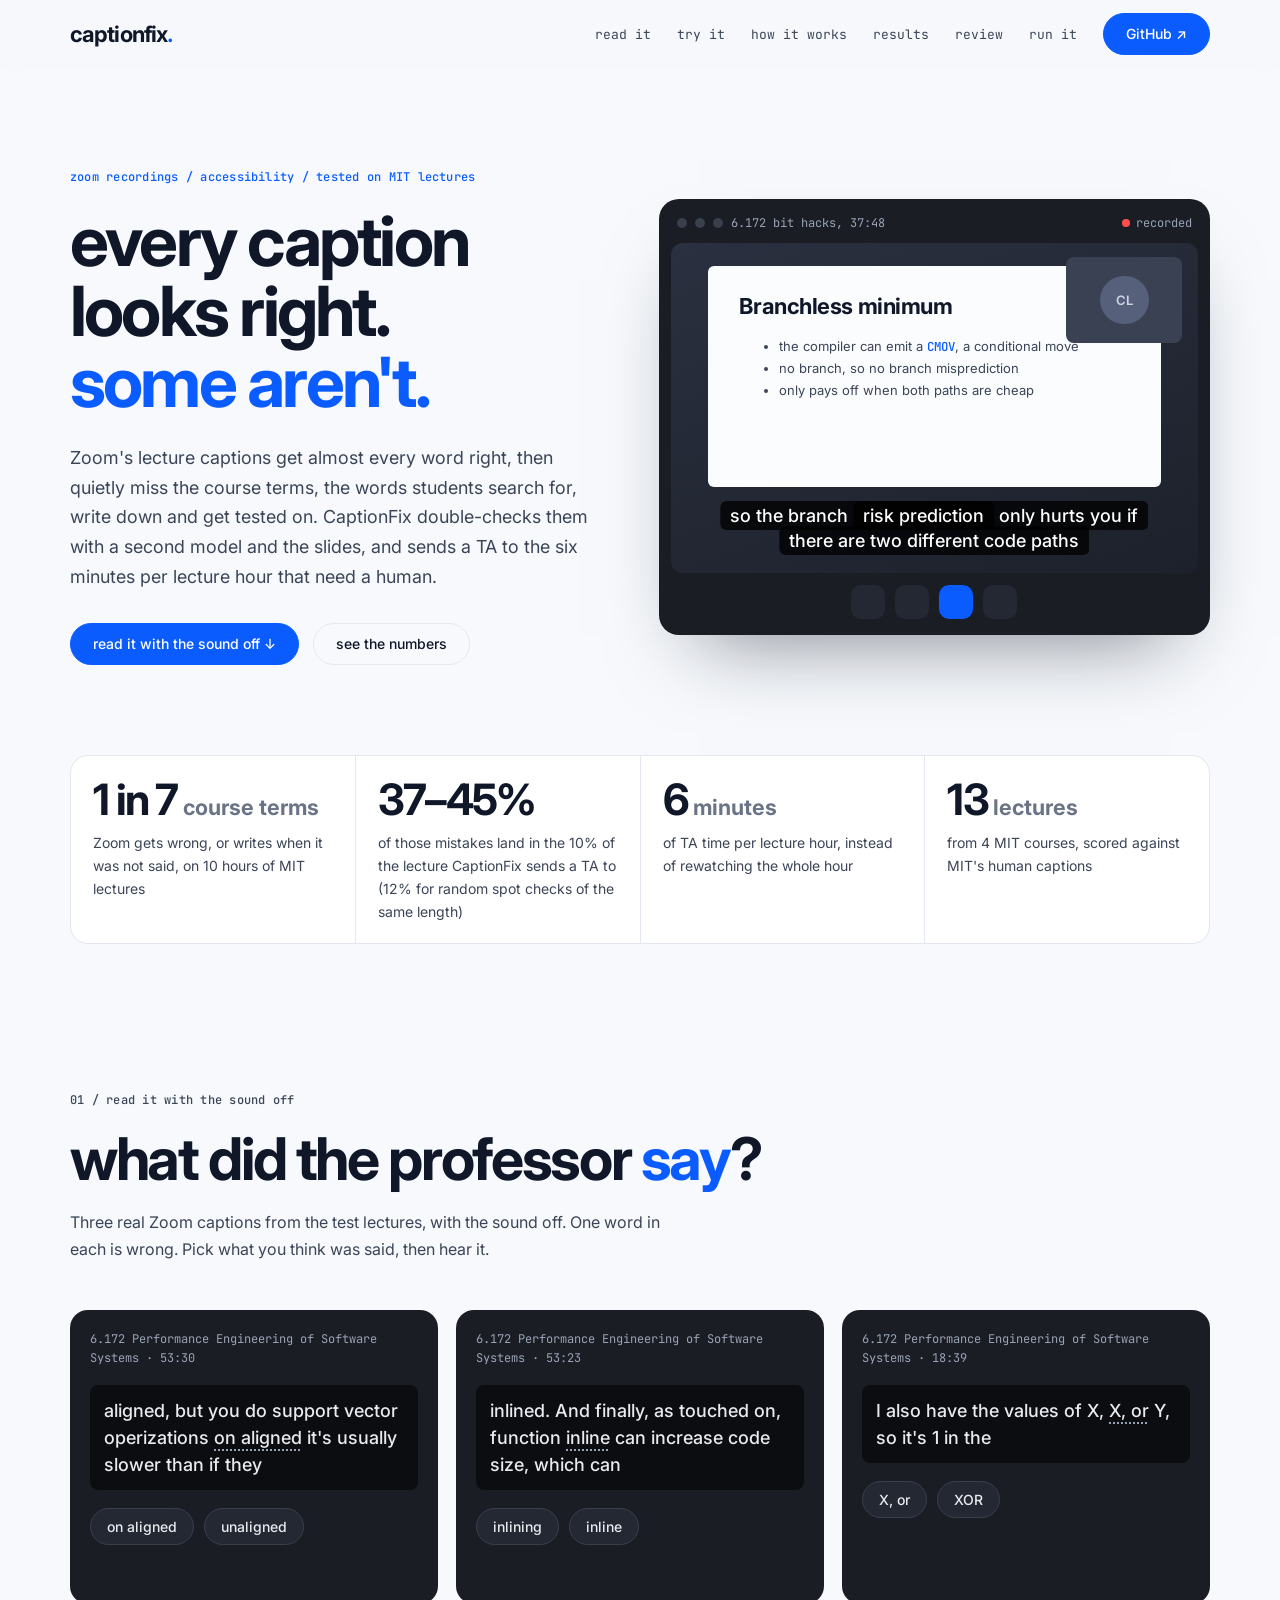
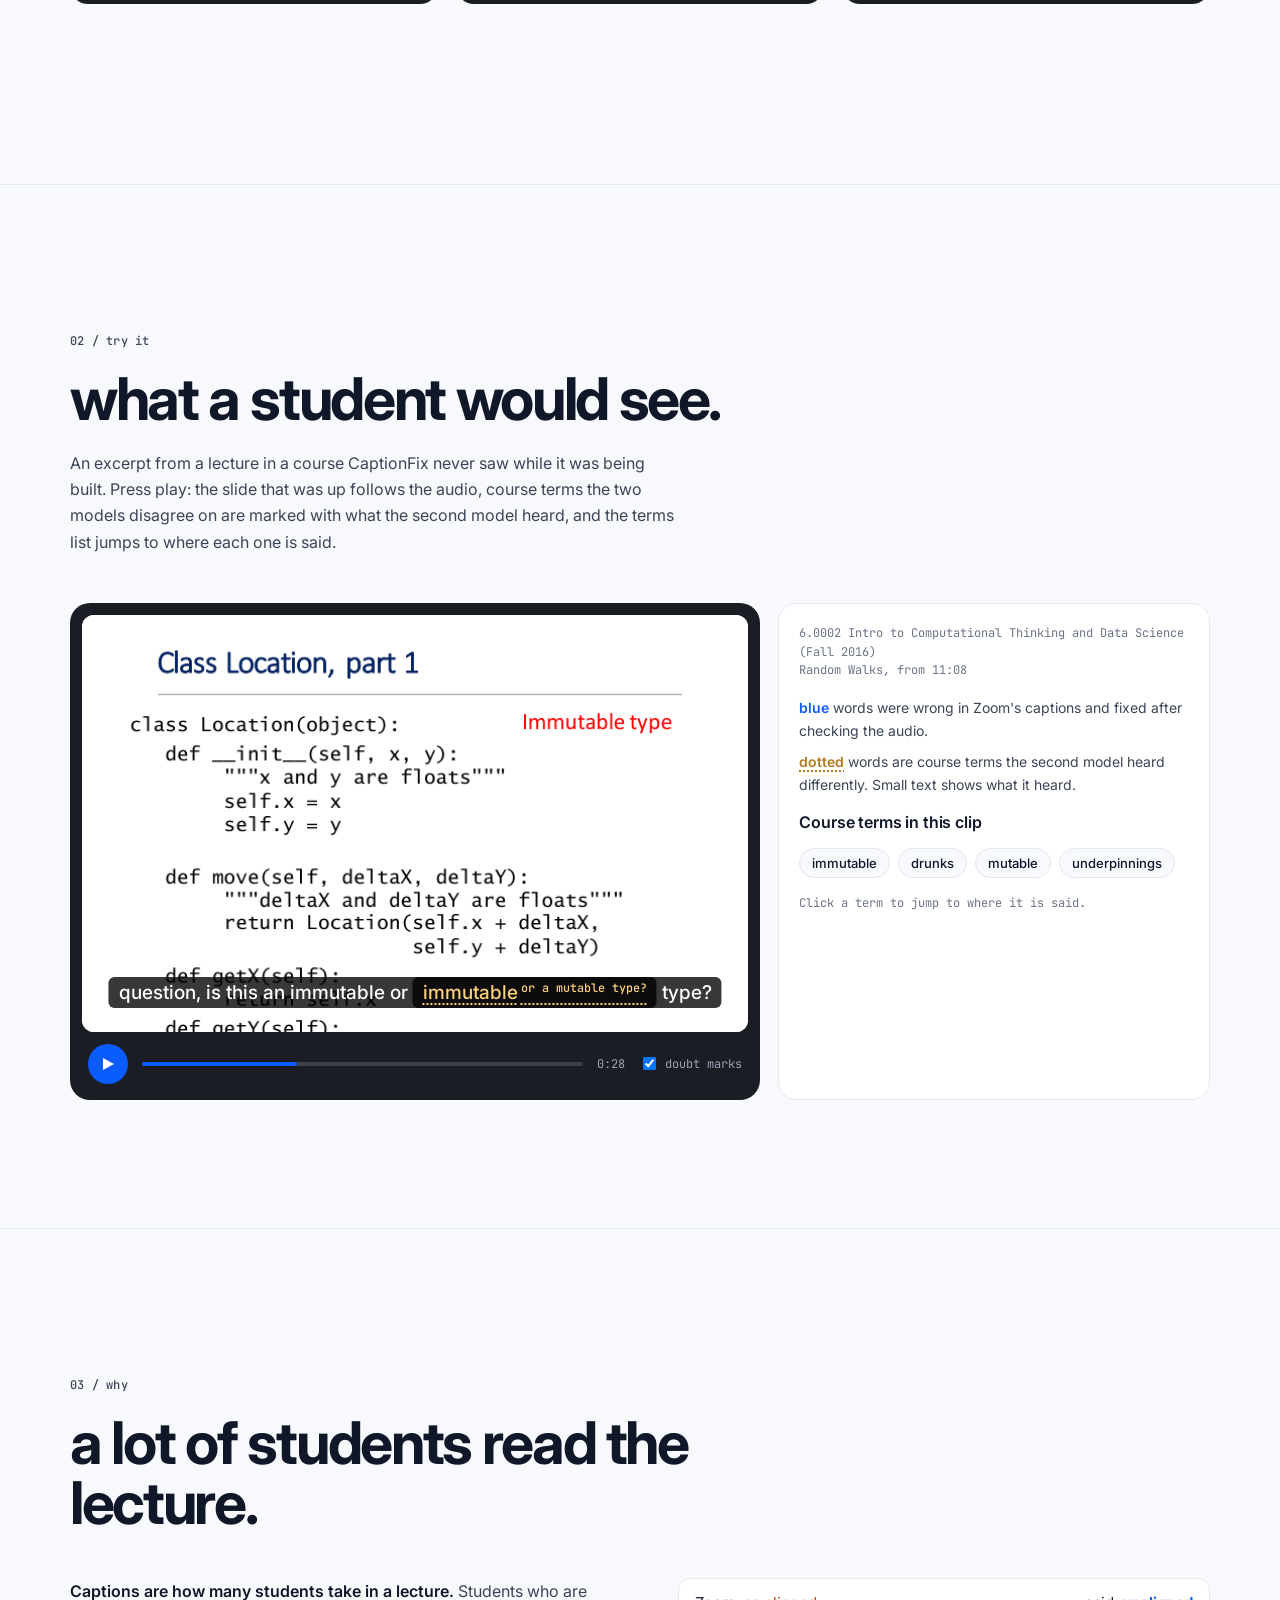
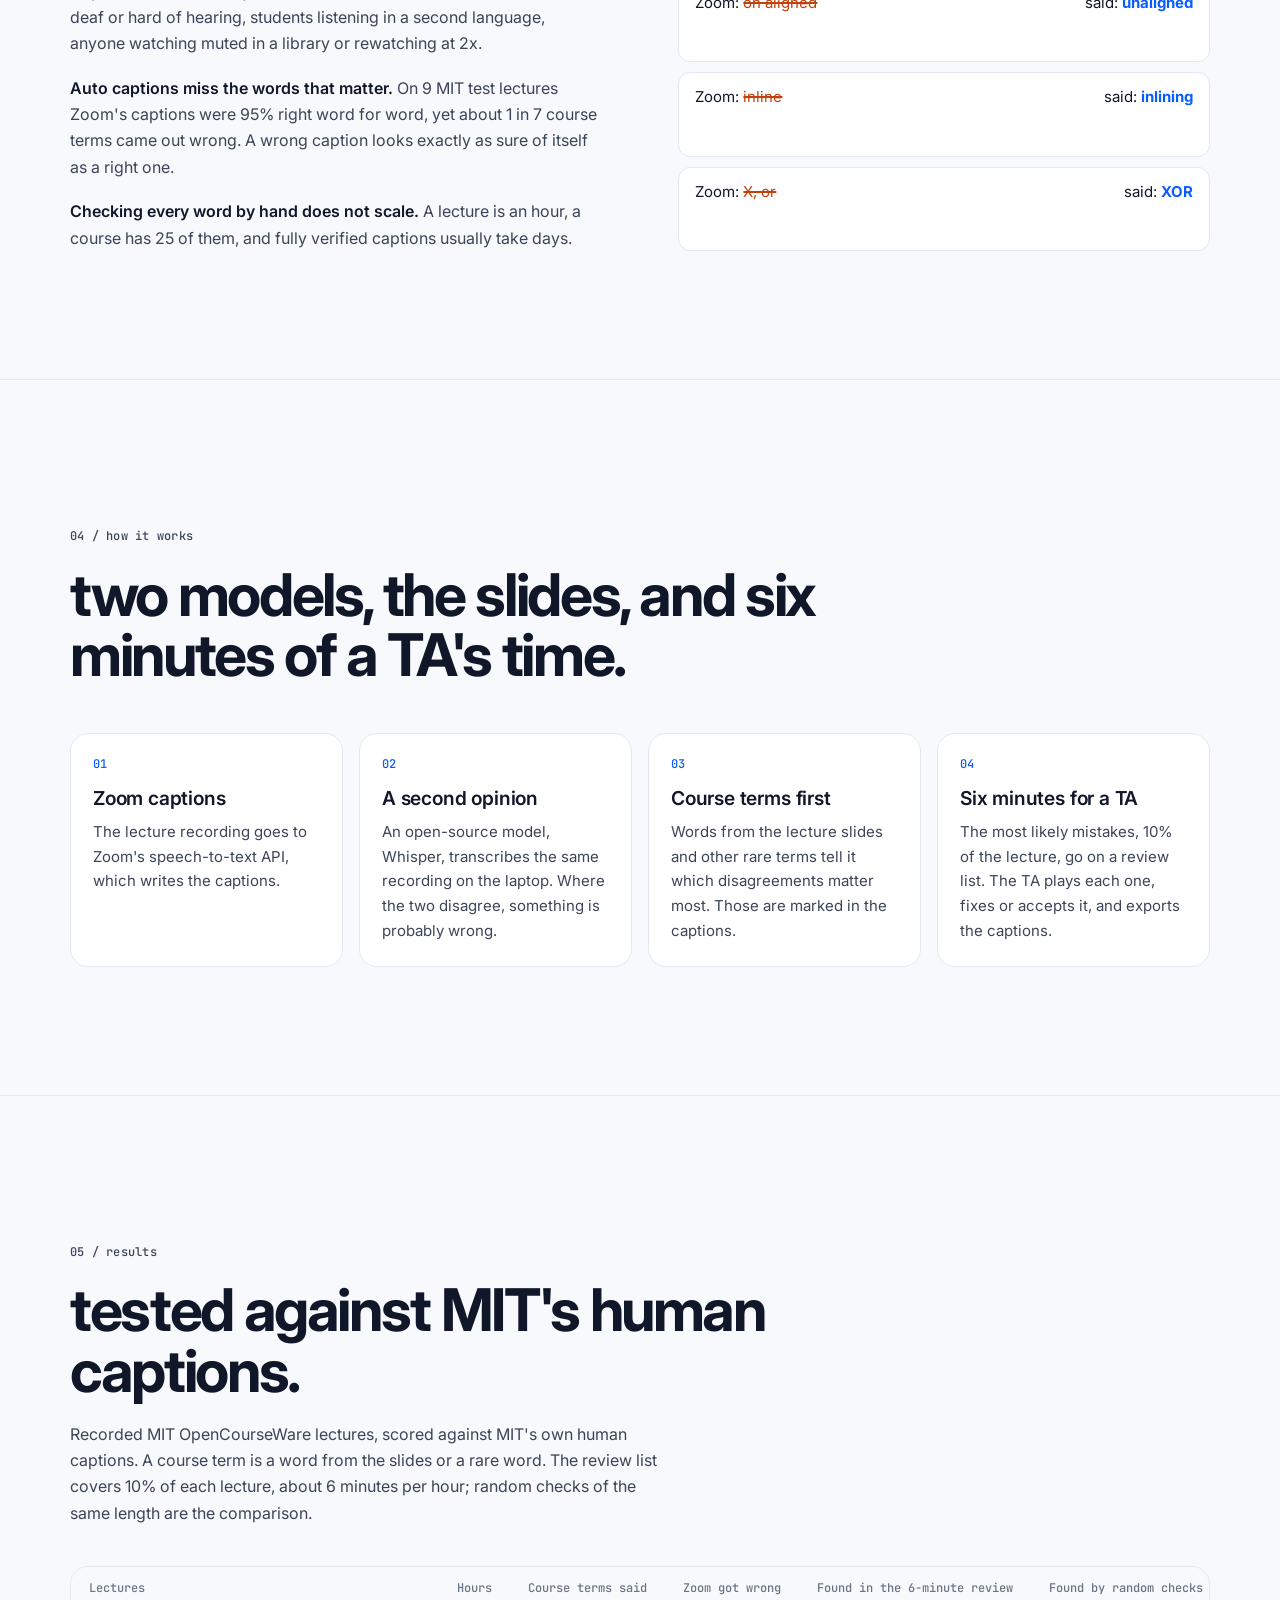
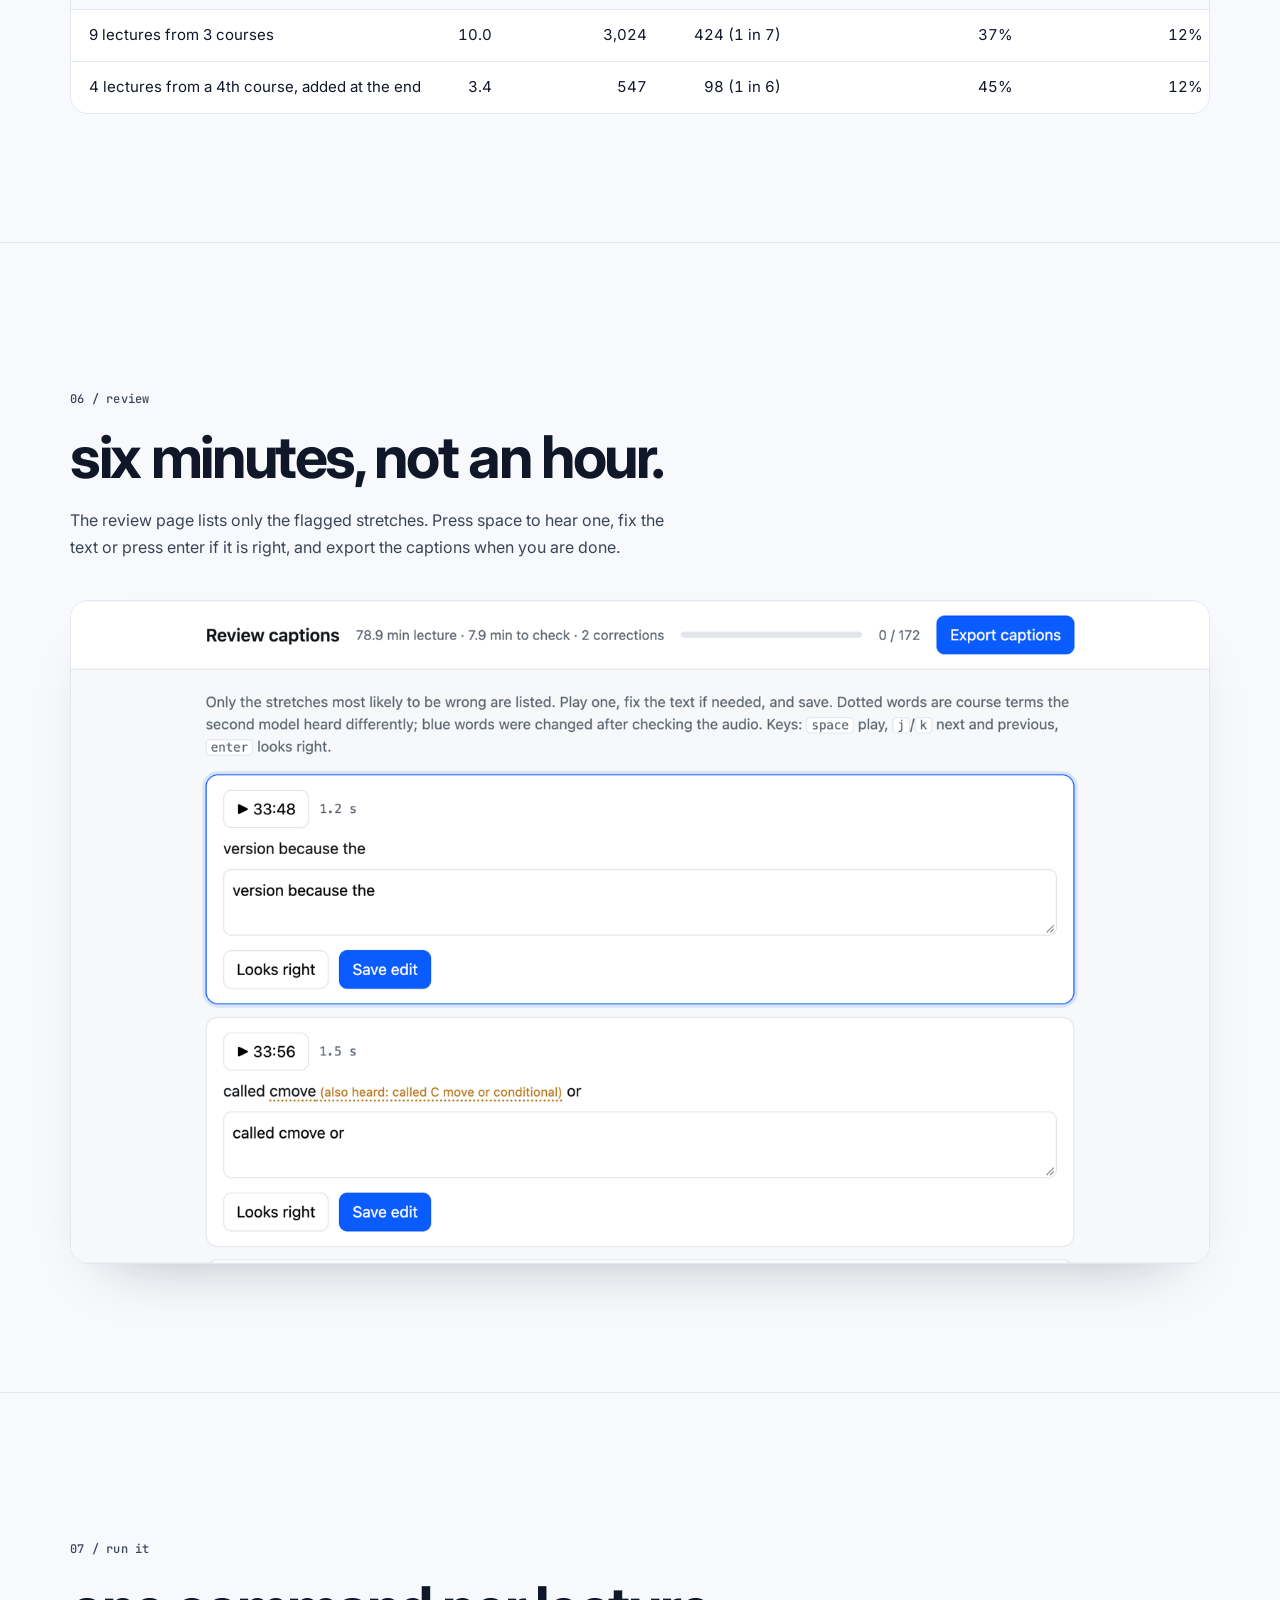
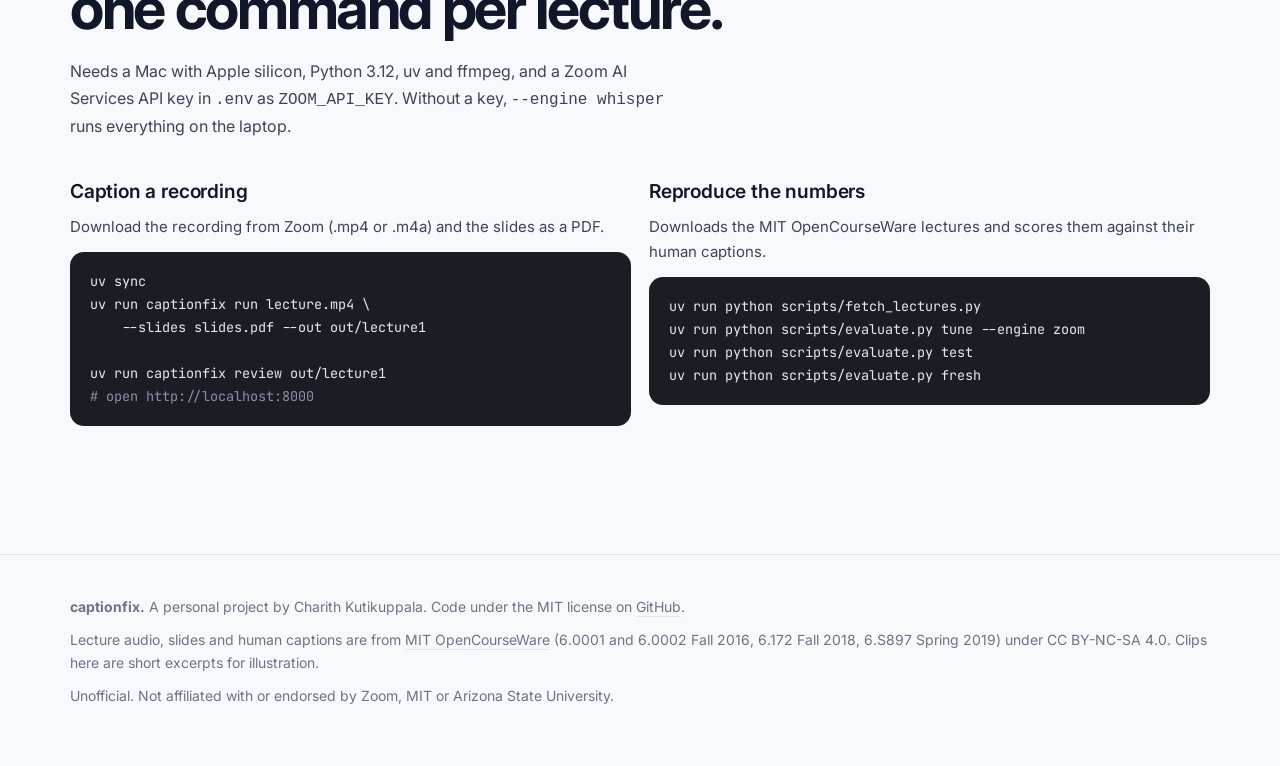
<file: site/index.html>
<!doctype html>
<html lang="en">
<head>
<meta charset="utf-8">
<meta name="viewport" content="width=device-width, initial-scale=1">
<title>CaptionFix: every caption looks right. Some aren't.</title>
<meta name="description" content="Zoom captions for recorded lectures, checked against a second speech model and the slides. Course terms in doubt are marked for students, and a TA gets a short list to verify the same day.">
<link rel="icon" href="data:image/svg+xml,%3Csvg xmlns='http://www.w3.org/2000/svg' viewBox='0 0 64 64'%3E%3Crect width='64' height='64' rx='14' fill='%230b5cff'/%3E%3Crect x='12' y='38' width='40' height='9' rx='3' fill='%23fff'/%3E%3Crect x='18' y='24' width='28' height='8' rx='3' fill='%23fff' opacity='.6'/%3E%3C/svg%3E">
<link rel="preconnect" href="https://fonts.googleapis.com">
<link rel="preconnect" href="https://fonts.gstatic.com" crossorigin>
<link href="https://fonts.googleapis.com/css2?family=Inter:wght@400;500;600;700&family=JetBrains+Mono:wght@400;500&display=swap" rel="stylesheet">
<link rel="stylesheet" href="./styles.css">
</head>
<body>
<a class="skip" href="#main">skip to content</a>

<header class="nav" id="nav">
  <div class="wrap">
    <a class="brand" href="#top">captionfix<span>.</span></a>
    <nav>
      <a href="#quiz">read it</a>
      <a href="#try">try it</a>
      <a href="#how">how it works</a>
      <a href="#results">results</a>
      <a href="#review">review</a>
      <a href="#run">run it</a>
      <a class="pill" href="https://github.com/itsmeck24/captionfix">GitHub ↗</a>
    </nav>
  </div>
</header>

<main id="main">
<section class="hero wrap" id="top">
  <div class="hero-grid">
    <div>
      <p class="eyebrow">zoom recordings / accessibility / tested on MIT lectures</p>
      <h1>every caption looks right.<br><em>some aren't.</em></h1>
      <p class="lede">Zoom's lecture captions get almost every word right, then quietly miss the course terms,
        the words students search for, write down and get tested on. CaptionFix double-checks them with a
        second model and the slides, and sends a TA to the six minutes per lecture hour that need a human.</p>
      <div class="hero-actions">
        <a class="pill" href="#quiz">read it with the sound off ↓</a>
        <a class="pill ghost" href="#results">see the numbers</a>
      </div>
    </div>
    <figure class="meeting" aria-label="A recorded lecture caption with a course term marked as doubtful">
      <div class="meeting-top"><i></i><i></i><i></i><span>6.172 bit hacks, 37:48</span><span class="rec">recorded</span></div>
      <div class="stage">
        <div class="slide">
          <b>Branchless minimum</b>
          <ul>
            <li>the compiler can emit a <code>CMOV</code>, a conditional move</li>
            <li>no branch, so no branch misprediction</li>
            <li>only pays off when both paths are cheap</li>
          </ul>
        </div>
        <div class="tile"><span>CL</span></div>
        <p class="caption-bar"><span>so the branch <span class="swap" id="swap">risk prediction</span> only hurts you if there are two different code paths</span></p>
      </div>
      <div class="meeting-bottom"><i></i><i></i><i class="cc"></i><i></i></div>
    </figure>
  </div>
  <div class="stats" id="stats"></div>
</section>

<section class="section" id="quiz">
  <div class="wrap">
    <div class="head">
      <p class="eyebrow">01 / read it with the sound off</p>
      <h2>what did the professor <em>say</em>?</h2>
      <p>Three real Zoom captions from the test lectures, with the sound off. One word in each is wrong.
        Pick what you think was said, then hear it.</p>
    </div>
    <div class="quiz" id="quiz-cards"></div>
    <p class="quiz-score" id="quiz-score" aria-live="polite"></p>
  </div>
</section>

<section class="section" id="try">
  <div class="wrap">
    <div class="head">
      <p class="eyebrow">02 / try it</p>
      <h2>what a student would see.</h2>
      <p>An excerpt from a lecture in a course CaptionFix never saw while it was being built. Press play:
        the slide that was up follows the audio, course terms the two models disagree on are marked with
        what the second model heard, and the terms list jumps to where each one is said.</p>
    </div>
    <div class="player" id="player"></div>
  </div>
</section>

<section class="section" id="problem">
  <div class="wrap">
    <div class="head">
      <p class="eyebrow">03 / why</p>
      <h2>a lot of students read the lecture.</h2>
    </div>
    <div class="two">
      <div class="points">
        <p><b>Captions are how many students take in a lecture.</b> Students who are deaf or hard of hearing,
          students listening in a second language, anyone watching muted in a library or rewatching at 2x.</p>
        <p><b>Auto captions miss the words that matter.</b> <span id="problem-rate"></span> A wrong caption
          looks exactly as sure of itself as a right one.</p>
        <p><b>Checking every word by hand does not scale.</b> A lecture is an hour, a course has 25 of them,
          and fully verified captions usually take days.</p>
      </div>
      <div class="misheard" id="misheard"></div>
    </div>
  </div>
</section>

<section class="section" id="how">
  <div class="wrap">
    <div class="head">
      <p class="eyebrow">04 / how it works</p>
      <h2>two models, the slides, and six minutes of a TA's time.</h2>
    </div>
    <div class="steps">
      <div class="step"><h3>Zoom captions</h3><p>The lecture recording goes to Zoom's speech-to-text API, which writes the captions.</p></div>
      <div class="step"><h3>A second opinion</h3><p>An open-source model, Whisper, transcribes the same recording on the laptop. Where the two disagree, something is probably wrong.</p></div>
      <div class="step"><h3>Course terms first</h3><p>Words from the lecture slides and other rare terms tell it which disagreements matter most. Those are marked in the captions.</p></div>
      <div class="step"><h3>Six minutes for a TA</h3><p>The most likely mistakes, 10% of the lecture, go on a review list. The TA plays each one, fixes or accepts it, and exports the captions.</p></div>
    </div>
  </div>
</section>

<section class="section" id="results">
  <div class="wrap">
    <div class="head">
      <p class="eyebrow">05 / results</p>
      <h2>tested against MIT's human captions.</h2>
      <p id="results-intro"></p>
    </div>
    <div class="table-wrap"><table id="outcome"></table></div>
  </div>
</section>

<section class="section" id="review">
  <div class="wrap">
    <div class="head">
      <p class="eyebrow">06 / review</p>
      <h2>six minutes, not an hour.</h2>
      <p>The review page lists only the flagged stretches. Press space to hear one, fix the text or press
        enter if it is right, and export the captions when you are done.</p>
    </div>
    <figure class="shot"><img src="./media/review.png" alt="The review page: a list of flagged stretches, each with a play button, the caption text and buttons to accept or save an edit" loading="lazy"></figure>
  </div>
</section>

<section class="section" id="run">
  <div class="wrap">
    <div class="head">
      <p class="eyebrow">07 / run it</p>
      <h2>one command per lecture.</h2>
      <p>Needs a Mac with Apple silicon, Python 3.12, <a href="https://docs.astral.sh/uv/">uv</a> and ffmpeg,
        and a Zoom AI Services API key in <code>.env</code> as <code>ZOOM_API_KEY</code>. Without a key,
        <code>--engine whisper</code> runs everything on the laptop.</p>
    </div>
    <div class="run">
      <div>
        <h3>Caption a recording</h3>
        <p>Download the recording from Zoom (.mp4 or .m4a) and the slides as a PDF.</p>
<pre>uv sync
uv run captionfix run lecture.mp4 \
    --slides slides.pdf --out out/lecture1

uv run captionfix review out/lecture1
<span class="c"># open http://localhost:8000</span></pre>
      </div>
      <div>
        <h3>Reproduce the numbers</h3>
        <p>Downloads the MIT OpenCourseWare lectures and scores them against their human captions.</p>
<pre>uv run python scripts/fetch_lectures.py
uv run python scripts/evaluate.py tune --engine zoom
uv run python scripts/evaluate.py test
uv run python scripts/evaluate.py fresh</pre>
      </div>
    </div>
  </div>
</section>
</main>

<footer>
  <div class="wrap">
    <p><b>captionfix.</b> A personal project by Charith Kutikuppala. Code under the MIT license on <a href="https://github.com/itsmeck24/captionfix">GitHub</a>.</p>
    <p>Lecture audio, slides and human captions are from <a href="https://ocw.mit.edu">MIT OpenCourseWare</a> (6.0001 and 6.0002 Fall 2016, 6.172 Fall 2018, 6.S897 Spring 2019) under CC BY-NC-SA 4.0. Clips here are short excerpts for illustration.</p>
    <p>Unofficial. Not affiliated with or endorsed by Zoom, MIT or Arizona State University.</p>
  </div>
</footer>

<script src="./app.js"></script>
</body>
</html>
</file>
<file: site/styles.css>
/* captionfix site. One blue, lots of white, a dark meeting window. */

:root {
  --blue: #0b5cff;
  --blue-deep: #0841c2;
  --blue-tint: #e8efff;
  --ink: #0f1729;
  --ink-soft: #3b4557;
  --muted: #6b7486;
  --line: #e3e7ef;
  --paper: #f7f9fc;
  --card: #ffffff;
  --night: #1a1d24;
  --night-2: #242833;
  --warn: #fff2cc;
  --bad: #c2410c;
  --good: #0f7a55;
  --sans: Inter, system-ui, -apple-system, "Segoe UI", sans-serif;
  --mono: "JetBrains Mono", ui-monospace, Menlo, monospace;
  --gutter: clamp(20px, 4vw, 48px);
  --radius: 18px;
  --ease: cubic-bezier(.2, .7, .2, 1);
}

*, *::before, *::after { box-sizing: border-box; }
html { scroll-behavior: smooth; scroll-padding-top: 80px; -webkit-text-size-adjust: 100%; }
body { margin: 0; background: var(--paper); color: var(--ink); font: 400 16px/1.65 var(--sans); -webkit-font-smoothing: antialiased; }
a { color: inherit; text-decoration: none; }
button { font: inherit; color: inherit; cursor: pointer; }
h1, h2, h3, p, ul, figure { margin: 0; }
:focus-visible { outline: 2px solid var(--blue); outline-offset: 3px; border-radius: 6px; }

.wrap { width: min(1140px, 100% - 2 * var(--gutter)); margin-inline: auto; }
.skip { position: fixed; left: 16px; top: -80px; z-index: 100; background: var(--ink); color: #fff; padding: 10px 14px; border-radius: 10px; font: 13px var(--mono); }
.skip:focus { top: 12px; }

/* type */
.eyebrow { font: 500 12px/1.4 var(--mono); color: var(--blue); letter-spacing: .02em; margin-bottom: 20px; }
.micro { font: 400 12px/1.55 var(--mono); color: var(--muted); }
h1 { font: 700 clamp(2.5rem, 5.4vw, 4.6rem)/1.02 var(--sans); letter-spacing: -.04em; }
h2 { font: 700 clamp(2.1rem, 4.6vw, 3.7rem)/1.02 var(--sans); letter-spacing: -.04em; }
h3 { font: 600 1.2rem/1.25 var(--sans); letter-spacing: -.01em; }
h1 em, h2 em { font-style: normal; color: var(--blue); }
.lede { max-width: 36em; color: var(--ink-soft); font-size: clamp(1.02rem, 1.4vw, 1.15rem); margin-top: 26px; }

/* controls */
.pill { display: inline-flex; align-items: center; gap: 10px; padding: 13px 22px; border-radius: 999px; background: var(--blue); color: #fff; font: 500 14px/1 var(--sans); border: 1px solid var(--blue); transition: transform .2s var(--ease), background .2s; }
.pill:hover { background: var(--blue-deep); transform: translateY(-2px); }
.pill.ghost { background: transparent; color: var(--ink); border-color: var(--line); }
.pill.ghost:hover { background: var(--card); }

/* nav */
.nav { position: sticky; top: 0; z-index: 50; background: color-mix(in srgb, var(--paper) 86%, transparent); backdrop-filter: blur(10px); -webkit-backdrop-filter: blur(10px); border-bottom: 1px solid transparent; transition: border-color .3s; }
.nav.scrolled { border-bottom-color: var(--line); }
.nav .wrap { display: flex; align-items: center; justify-content: space-between; height: 68px; }
.brand { font: 700 22px/1 var(--sans); letter-spacing: -.04em; }
.brand span { color: var(--blue); }
.nav nav { display: flex; gap: 26px; align-items: center; font: 400 13px var(--mono); color: var(--ink-soft); }
.nav nav a:hover { color: var(--ink); }
@media (max-width: 760px) { .nav nav a:not(.pill) { display: none; } }

/* hero */
.hero { padding-top: clamp(48px, 8vw, 100px); }
.hero-grid { display: grid; grid-template-columns: 1fr 1.05fr; gap: clamp(32px, 5vw, 64px); align-items: center; }
.hero-actions { display: flex; gap: 14px; flex-wrap: wrap; margin-top: 32px; }
@media (max-width: 920px) { .hero-grid { grid-template-columns: 1fr; } }

/* meeting window */
.meeting { background: var(--night); border-radius: 20px; padding: 12px; box-shadow: 0 40px 80px -40px rgba(15, 23, 41, .55); color: #e8eaf0; }
.meeting-top { display: flex; align-items: center; gap: 8px; padding: 4px 6px 12px; font: 400 12px var(--mono); color: #9aa3b5; }
.meeting-top i { width: 10px; height: 10px; border-radius: 50%; background: #3a3f4c; display: inline-block; }
.meeting-top .rec { margin-left: auto; display: flex; align-items: center; gap: 6px; }
.meeting-top .rec::before { content: ""; width: 8px; height: 8px; border-radius: 50%; background: #ff4d4d; }
.stage { position: relative; aspect-ratio: 16 / 10; border-radius: 12px; overflow: hidden; background: linear-gradient(160deg, #2b3040, #1d212b); }
.slide { position: absolute; inset: 7% 7% 26%; background: #fbfcfe; border-radius: 6px; color: var(--ink); padding: 5% 6%; }
.slide b { display: block; font: 700 clamp(14px, 1.8vw, 22px)/1.2 var(--sans); letter-spacing: -.02em; margin-bottom: 4%; }
.slide li { font: 400 clamp(10px, 1.1vw, 13px)/1.7 var(--sans); color: var(--ink-soft); }
.slide code { font: 500 .95em var(--mono); color: var(--blue); }
.tile { position: absolute; right: 3%; top: 4%; width: 22%; aspect-ratio: 4 / 3; border-radius: 8px; background: #3a4152; display: grid; place-items: center; font: 600 13px var(--sans); color: #cfd5e2; }
.tile span { width: 42%; aspect-ratio: 1; border-radius: 50%; background: #56607a; display: grid; place-items: center; }
.caption-bar { position: absolute; left: 50%; bottom: 6%; transform: translateX(-50%); width: 86%; text-align: center; font: 500 clamp(13px, 1.5vw, 18px)/1.4 var(--sans); }
.caption-bar span { background: rgba(0, 0, 0, .78); color: #fff; padding: 4px 10px; border-radius: 6px; box-decoration-break: clone; -webkit-box-decoration-break: clone; }
.swap { position: relative; }
.meeting-bottom { display: flex; justify-content: center; gap: 10px; padding: 12px 0 4px; }
.meeting-bottom i { width: 34px; height: 34px; border-radius: 10px; background: var(--night-2); display: inline-block; }
.meeting-bottom i.cc { background: var(--blue); }

/* stat strip */
.stats { display: grid; grid-template-columns: repeat(4, 1fr); gap: 1px; margin-top: clamp(56px, 7vw, 90px); background: var(--line); border: 1px solid var(--line); border-radius: var(--radius); overflow: hidden; }
.stat { background: var(--card); padding: 22px 22px 20px; }
.stat strong { display: block; font: 700 clamp(1.9rem, 3.4vw, 2.7rem)/1 var(--sans); letter-spacing: -.04em; }
.stat strong small { font-size: .5em; color: var(--muted); letter-spacing: 0; }
.stat p { margin-top: 10px; color: var(--ink-soft); font-size: 14px; }
@media (max-width: 860px) { .stats { grid-template-columns: repeat(2, 1fr); } }

/* sections */
.section { padding-block: clamp(80px, 10vw, 130px); }
.section + .section { border-top: 1px solid var(--line); }
.head { max-width: 760px; }
.head p { color: var(--ink-soft); margin-top: 20px; max-width: 38em; }

/* play button */
.play { width: 40px; height: 40px; border-radius: 50%; border: 0; background: var(--blue); color: #fff; display: grid; place-items: center; flex: none; }
.play svg { width: 14px; height: 14px; fill: currentColor; }
.play.on { background: var(--ink); }

/* problem */
.two { display: grid; grid-template-columns: 1fr 1fr; gap: clamp(32px, 6vw, 90px); margin-top: 44px; }
@media (max-width: 860px) { .two { grid-template-columns: 1fr; } }
.points { display: grid; gap: 18px; color: var(--ink-soft); }
.points b { color: var(--ink); font-weight: 600; }
.misheard { display: grid; gap: 10px; }
.misheard div { display: flex; justify-content: space-between; gap: 16px; background: var(--card); border: 1px solid var(--line); border-radius: 12px; padding: 12px 16px; font-size: 15px; }
.misheard s { color: var(--bad); text-decoration-thickness: 2px; }
.misheard b { color: var(--blue); }

/* steps */
.steps { display: grid; grid-template-columns: repeat(4, 1fr); gap: 16px; margin-top: 48px; counter-reset: step; }
@media (max-width: 960px) { .steps { grid-template-columns: repeat(2, 1fr); } }
@media (max-width: 560px) { .steps { grid-template-columns: 1fr; } }
.step { background: var(--card); border: 1px solid var(--line); border-radius: var(--radius); padding: 22px; }
.step::before { counter-increment: step; content: "0" counter(step); font: 500 12px var(--mono); color: var(--blue); display: block; margin-bottom: 14px; }
.step p { color: var(--ink-soft); font-size: 15px; margin-top: 10px; }

/* tables */
.table-wrap { margin-top: 40px; overflow-x: auto; background: var(--card); border: 1px solid var(--line); border-radius: var(--radius); }
table { width: 100%; border-collapse: collapse; font-size: 15px; }
th, td { text-align: left; padding: 13px 18px; border-bottom: 1px solid var(--line); white-space: nowrap; }
th { font: 500 12px var(--mono); color: var(--muted); background: var(--paper); }
td.num, th.num { text-align: right; font-variant-numeric: tabular-nums; }
tr:last-child td { border-bottom: 0; }
tr.ship td { font-weight: 600; background: #fafcff; }
tr.ship td:first-child { color: var(--blue); }

/* review */
.shot { margin-top: 40px; border-radius: var(--radius); border: 1px solid var(--line); overflow: hidden; background: var(--card); box-shadow: 0 30px 60px -40px rgba(15, 23, 41, .35); }
.shot img { display: block; width: 100%; height: auto; }

/* code */
pre { margin: 0; background: var(--night); color: #e6e9ef; border-radius: 14px; padding: 18px 20px; overflow-x: auto; font: 400 13.5px/1.7 var(--mono); }
pre .c { color: #8792a8; }
.run { display: grid; grid-template-columns: 1fr 1fr; gap: 18px; margin-top: 40px; }
@media (max-width: 860px) { .run { grid-template-columns: 1fr; } }
.run h3 { margin-bottom: 12px; }
.run p { color: var(--ink-soft); font-size: 15px; margin-bottom: 12px; }

/* footer */
footer { border-top: 1px solid var(--line); padding: 40px 0 60px; color: var(--muted); font-size: 14px; }
footer .wrap { display: grid; gap: 10px; }
footer a { text-decoration: underline; text-underline-offset: 4px; text-decoration-color: var(--line); }

/* student player */
.player { display: grid; grid-template-columns: 1.6fr 1fr; gap: 18px; margin-top: 48px; }
@media (max-width: 900px) { .player { grid-template-columns: 1fr; } }
.screen { background: var(--night); border-radius: 20px; padding: 12px; color: #e8eaf0; }
.screen .stage { aspect-ratio: 16 / 10; background: #0f1117; display: grid; place-items: center; }
.screen .stage img { width: 100%; height: 100%; object-fit: contain; background: #fff; }
.screen .caption-bar { width: 92%; font-size: clamp(14px, 1.6vw, 19px); }
.caption-bar .fixed { color: #8fb4ff; font-weight: 600; }
.caption-bar .doubt { color: #ffd27a; text-decoration: underline dotted 2px; text-underline-offset: 4px; }
.caption-bar .doubt sup { font: 500 .62em var(--mono); color: #ffd27a; margin-left: 3px; }
.controls { display: flex; align-items: center; gap: 14px; padding: 12px 6px 4px; font: 400 12px var(--mono); color: #9aa3b5; }
.controls .bar { flex: 1; height: 4px; border-radius: 4px; background: #3a3f4c; position: relative; cursor: pointer; }
.controls .bar i { position: absolute; inset: 0 auto 0 0; background: var(--blue); border-radius: 4px; }
.controls label { display: flex; gap: 6px; align-items: center; cursor: pointer; }
.side { background: var(--card); border: 1px solid var(--line); border-radius: var(--radius); padding: 20px; display: grid; gap: 16px; align-content: start; }
.side h3 { font-size: 1rem; }
.glossary { display: flex; flex-wrap: wrap; gap: 8px; }
.glossary button { border: 1px solid var(--line); background: var(--paper); border-radius: 999px; padding: 6px 12px; font: 500 13px var(--sans); }
.glossary button:hover, .glossary button.on { border-color: var(--blue); color: var(--blue); background: var(--blue-tint); }
.legend { display: grid; gap: 8px; font-size: 14px; color: var(--ink-soft); }
.legend span { font-weight: 600; }
.legend .f { color: var(--blue); }
.legend .d { color: #b7791f; text-decoration: underline dotted 2px; text-underline-offset: 3px; }

/* sound-off quiz */
.quiz { display: grid; grid-template-columns: repeat(3, 1fr); gap: 18px; margin-top: 48px; }
@media (max-width: 960px) { .quiz { grid-template-columns: 1fr; } }
.card { background: var(--night); color: #e8eaf0; border-radius: var(--radius); padding: 20px; display: grid; gap: 18px; align-content: start; }
.card .micro { color: #9aa3b5; }
.card .cap { font: 500 18px/1.5 var(--sans); background: rgba(0, 0, 0, .55); border-radius: 8px; padding: 12px 14px; }
.card .cap b { font-weight: 500; text-decoration: underline dotted 2px #9aa3b5; text-underline-offset: 5px; }
.card .cap b.right { color: #8fb4ff; text-decoration: none; }
.card .cap b.wrong { color: #ff9f8a; text-decoration: line-through 2px; }
.choices { display: flex; flex-wrap: wrap; gap: 10px; }
.choices button { border: 1px solid #3a3f4c; background: var(--night-2); color: #e8eaf0; border-radius: 999px; padding: 9px 16px; font: 500 14px var(--sans); transition: background .2s, border-color .2s; }
.choices button:hover:not(:disabled) { border-color: var(--blue); }
.choices button:disabled { cursor: default; opacity: .55; }
.choices button.right { background: var(--good); border-color: var(--good); opacity: 1; color: #fff; }
.choices button.picked:not(.right) { background: var(--bad); border-color: var(--bad); opacity: 1; color: #fff; }
.card .verdict { font-size: 14px; color: #c9cfdb; min-height: 1.5em; }
.quiz-score { margin-top: 26px; color: var(--ink-soft); max-width: 44em; min-height: 1.6em; }
.quiz-score b { color: var(--ink); }
</file>
